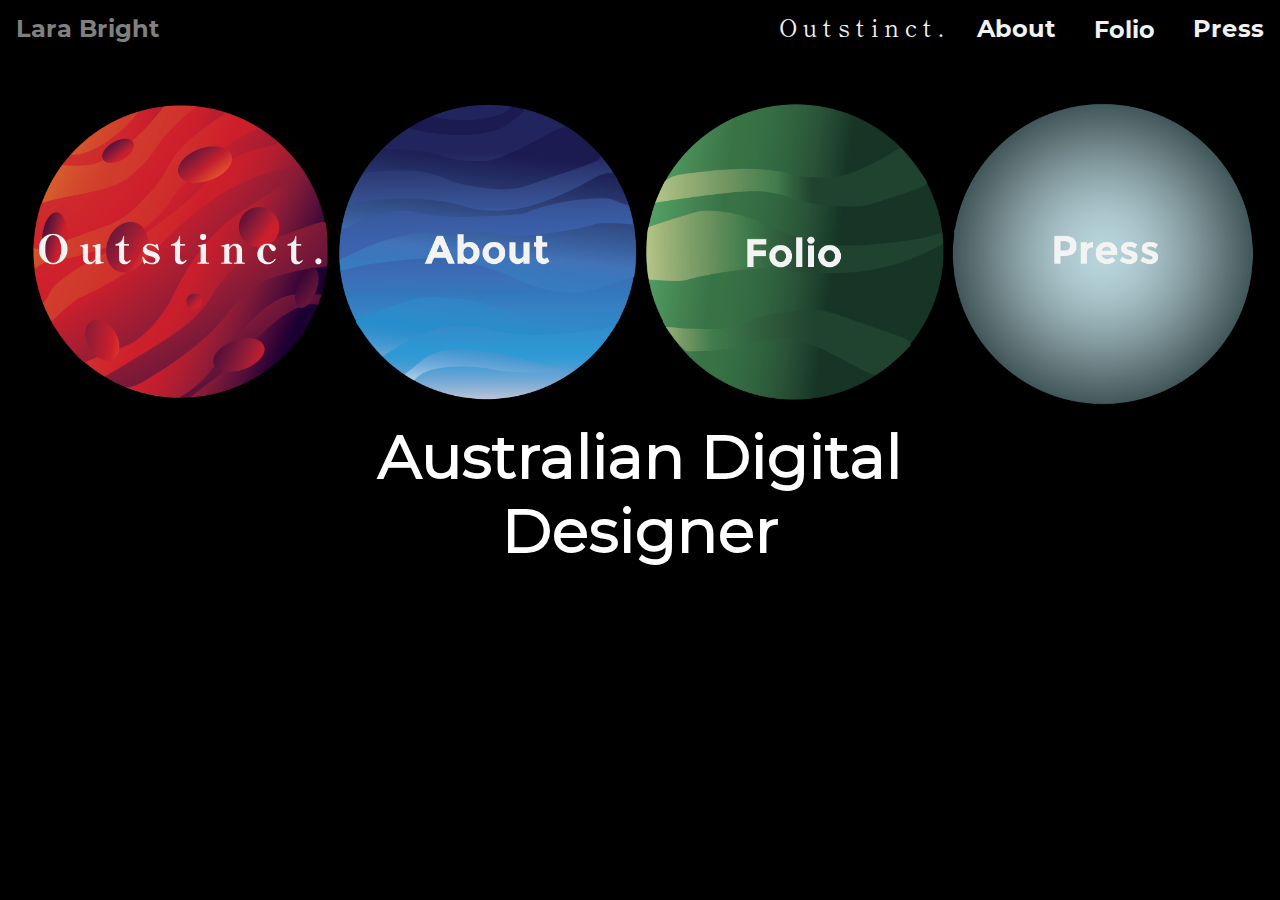
<file: Index.html>
<!DOCTYPE html>
<html lang="en">
<head>
<title>Lara Bright's Website</title>
	<link rel="stylesheet" type="text/css" href="css/styles.css"/>
	<link rel="icon" type="image/png" href="Images/Favicon.ico.png">
	<style>
@import url('https://fonts.googleapis.com/css2?family=Shippori+Mincho:wght@700;800&display=swap');
</style>
</head>

<body>
<div id="BodyIndex">
<div class="header">
  <div class="mainNav">
	  <a href="Press.html">Press</a>
	  	     <div class="dropdown">
    <button class="dropbtn"><a href="Folio.html">Folio</a> 
      <i class="fa fa-caret-down"></i>
    </button>
    <div class="dropdown-content">
      <a href="characterDesign.html">Character Design</a>
	  <a href="environmentDesign.html">Environment Design</a>
      <a href="OutstinctPromo.html">Animation</a>
			 </div> 
	  </div>
	  <a href="About.html">About</a>
	  <a class="OutstinctLink" href="OutstinctPromo.html">O u t s t i n c t .</a>
	  <div class="push"><a href="Index.html">Lara Bright</a></div>
  </div>
</div> 
  
<div class="content">
  <div class="centreDiv">
        <a href="OutstinctPromo.html">
		<img src="Images/OutstinctPlanetTransparentIcon.png" alt="Outstinct." class="center"></a>
	    <a href="About.html">
		<img src="Images/AboutPlanetTransparentIcon.png" alt="About" class="center"></a>
	    <a href="Folio.html">
 	    <img src="Images/FolioPlanetTransparentIcon.png" alt="Folio" class="center"></a>
	    <a href="Press.html">
	    <img src="Images/PressPlanetTransparentIcon.png" alt="Press" class="center"></a>
	  </div>
  </div><br>
	  <div class="contentText">
		  <h1>Australian Digital <br> Designer</h1>
	  </div> 

<div class="footer">	
</div> 
</div>
</body>
</html>
</file>
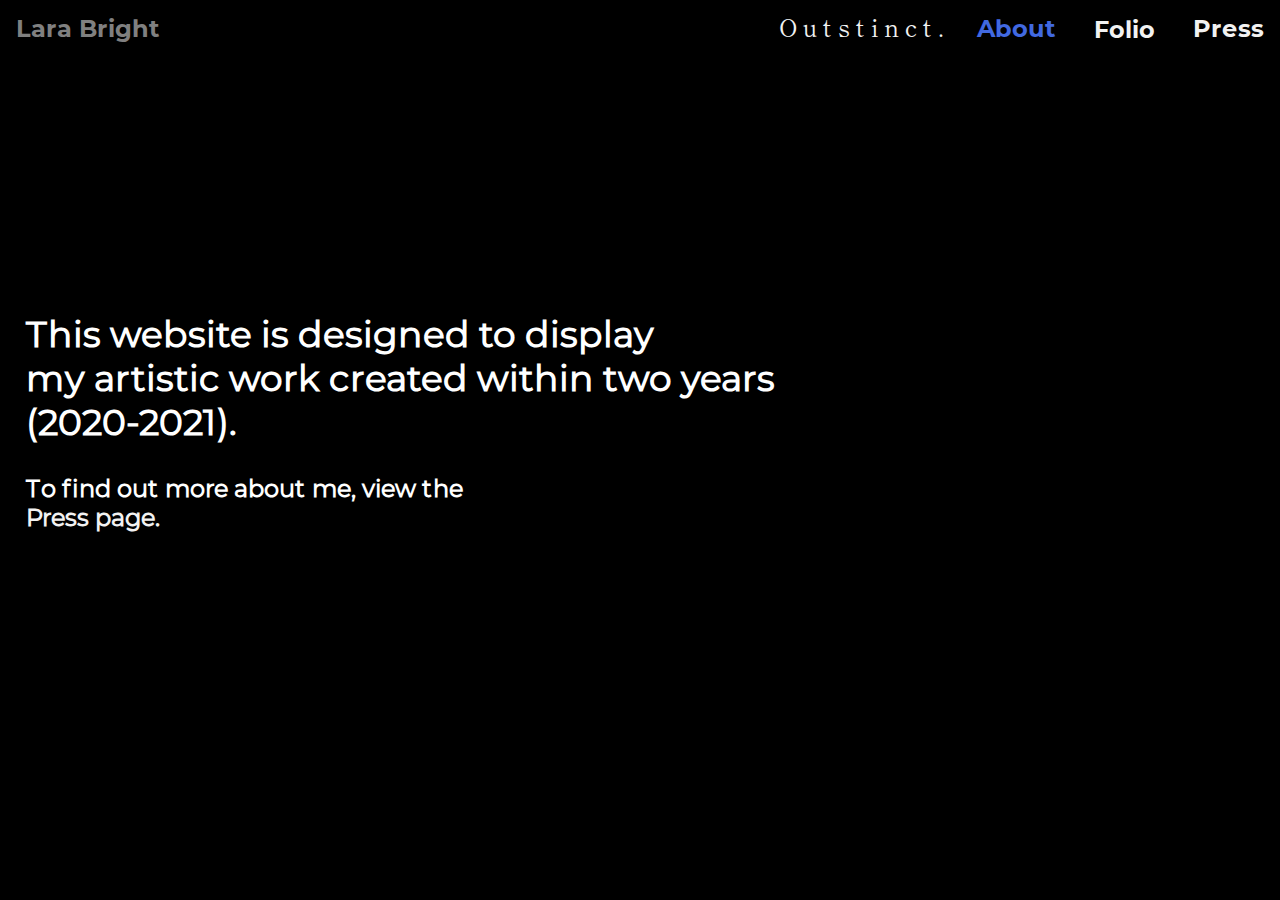
<file: About.html>
<!DOCTYPE html>
<html lang="en">
<head>
<title>Lara Bright's Website</title>
	<link rel="stylesheet" type="text/css" href="css/styles.css"/>
	<link rel="icon" type="image/png" href="Images/Favicon.ico.png">
	<style>
@import url('https://fonts.googleapis.com/css2?family=Shippori+Mincho:wght@700;800&display=swap');
</style>
</head>

<body>
<div class="header">
  <div class="mainNav">
	  <a href="Press.html">Press</a>
	    <div class="dropdown">
    <button class="dropbtn"><a href="Folio.html">Folio</a> 
      <i class="fa fa-caret-down"></i>
    </button>
    <div class="dropdown-content">
      <a href="characterDesign.html">Character Design</a>
	  <a href="environmentDesign.html">Environment Design</a>
      <a href="OutstinctPromo.html">Animation</a>
			 </div> 
	  </div>
	  <a id="AboutLink" href="About.html">About</a>
	  <a class="OutstinctLink" href="OutstinctPromo.html">O u t s t i n c t .</a>
	  <li class="push"><a href="Index.html">Lara Bright</a></li>  
  </div>
</div> 
  
<div class="content">
  <div class="banner">

	  </div>
  </div> 
 <br>
	  <div class="aboutText">
		  <h2>This  website is designed to display <br> my artistic work created within two years <br> (2020-2021).</h2>
			  </div> 
	  <div id="aboutContent">
		  <h2>To find out more about me, view the<a href="Press.html">Press page.</a></h2></div>
	

<div class="footer">	
</div> 

</body>
</html>
</file>
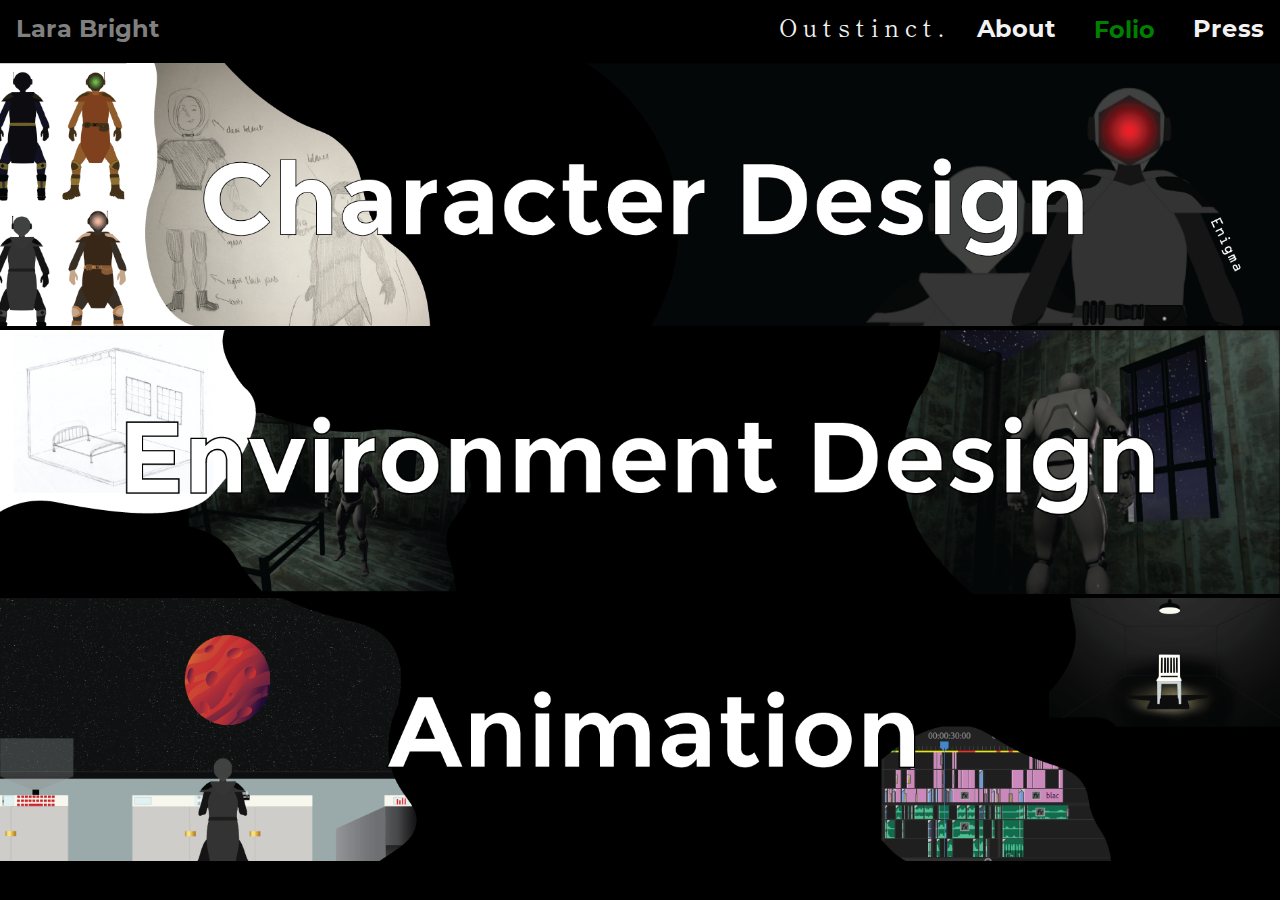
<file: Folio.html>
<!DOCTYPE html>
<html lang="en">
<head>
<title>Lara Bright's Website</title>
	<link rel="stylesheet" type="text/css" href="css/styles.css"/>
	<link rel="icon" type="image/png" href="Images/Favicon.ico.png">
	<style>
@import url('https://fonts.googleapis.com/css2?family=Shippori+Mincho:wght@700;800&display=swap');
</style>
</head>

<body>
<div class="header">
  <div class="mainNav">
	  <a href="Press.html">Press</a>
	     <div class="dropdown">
    <button class="dropbtn"><a id="FolioLink" href="Folio.html">Folio</a> 
      <i class="fa fa-caret-down"></i>
    </button>
    <div class="dropdown-content">
      <a href="characterDesign.html">Character Design</a>
	  <a href="environmentDesign.html">Environment Design</a>
      <a href="OutstinctPromo.html">Animation</a>
			 </div> 
	  </div>
	  <a href="About.html">About</a>
	  <a class="OutstinctLink" href="OutstinctPromo.html">O u t s t i n c t .</a> 
	  <div class="push"><a href="Index.html">Lara Bright</a></div>
  </div>
<a href="characterDesign.html">
	<img src="Images/FolioImages/CharacterDesign.png" alt="Character Design" class="FolioBanner"></a>
<a href="environmentDesign.html">
	<img src="Images/FolioImages/EnvironmentDesign.png" alt="Environment Design" class="FolioBanner"></a>
<a href="OutstinctPromo.html">
	<img src="Images/FolioImages/Animation.png" alt="Animation" class="FolioBanner"></a>
	  </div>
  </div> 
<br>

</body>
</html>
</file>
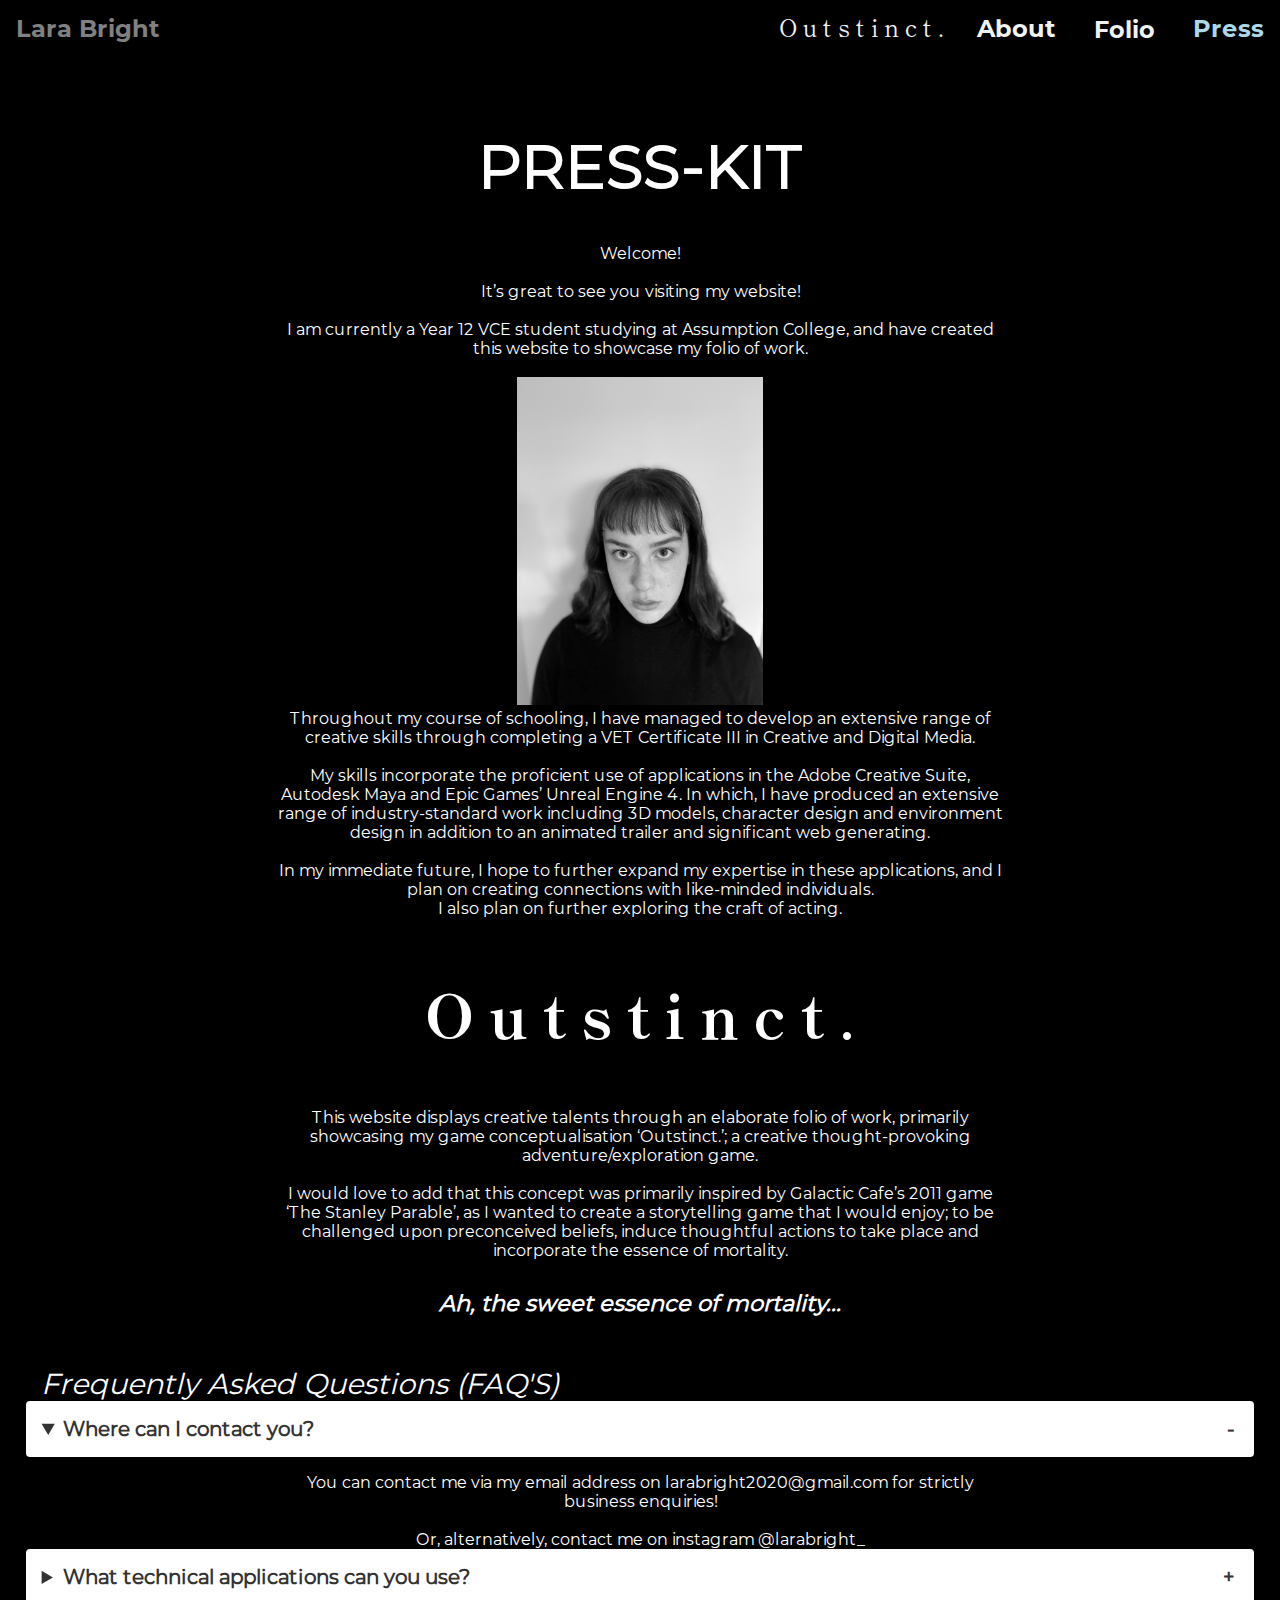
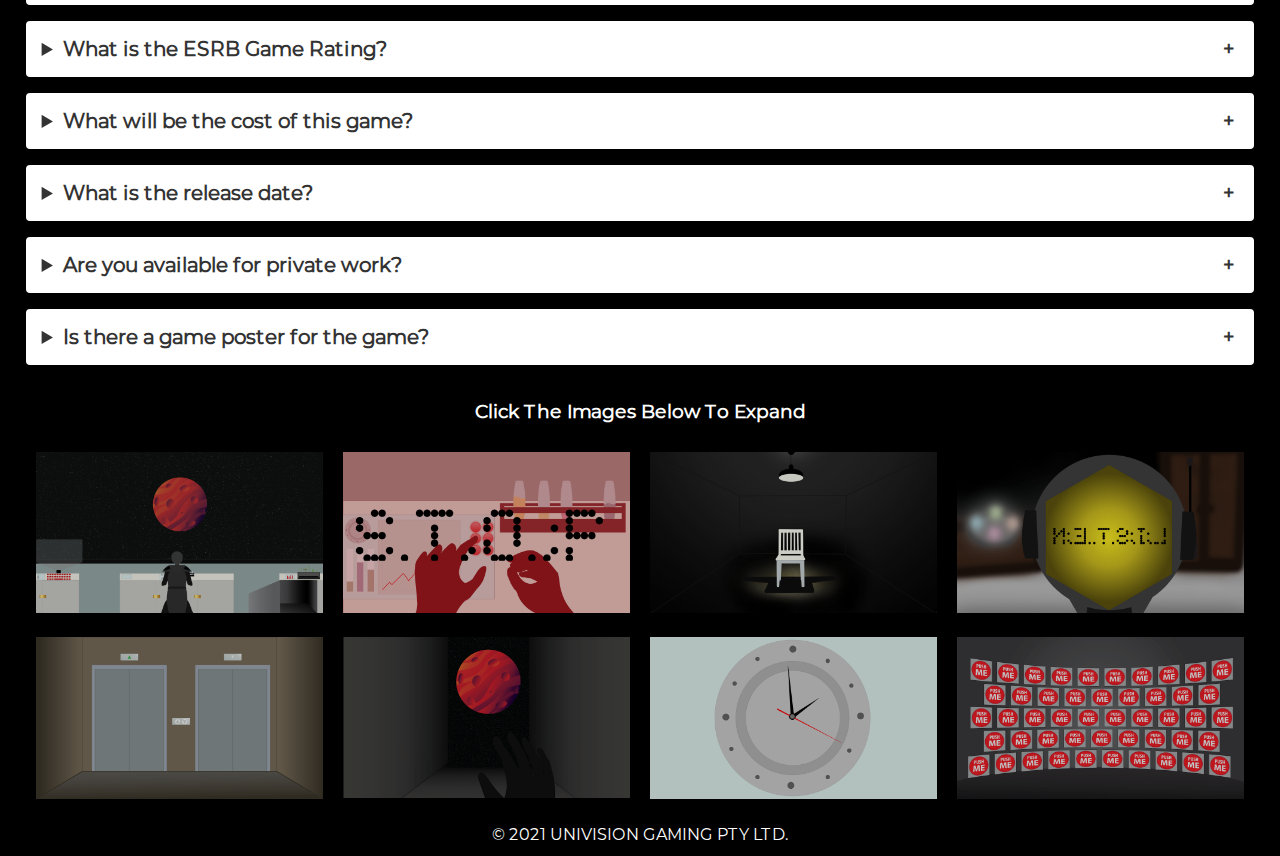
<file: Press.html>
<!DOCTYPE html>
<html lang="en">
<head>
<title>Lara Bright's Website</title>
	<link rel="stylesheet" type="text/css" href="css/styles.css"/>
	<link rel="icon" type="image/png" href="Images/Favicon.ico.png">
	<style>
@import url('https://fonts.googleapis.com/css2?family=Shippori+Mincho:wght@700;800&display=swap');
</style>
</head>

<body> 
<div class="header">
  <div class="mainNav">
	  <a id="PressLink" href="Press.html">Press</a>
	  	   <div class="dropdown">
    <button class="dropbtn"><a href="Folio.html">Folio</a> 
      <i class="fa fa-caret-down"></i>
    </button>
    <div class="dropdown-content">
      <a href="characterDesign.html">Character Design</a>
	  <a href="environmentDesign.html">Environment Design</a>
      <a href="Index.html">Animation</a>
			 </div> 
	  </div>
	  <a href="About.html">About</a>
	  <a class="OutstinctLink" href="OutstinctPromo.html">O u t s t i n c t .</a> 
	  <div class="push"><a href="Index.html">Lara Bright</a></div>
  </div>
</div> 
  
<div class="content">
 <h1>PRESS-KIT</h1>
  <p> Welcome! <br><br> It’s great to see you visiting my website!<br><br> I am currently a Year 12 VCE student studying at Assumption College, and have created this website to showcase my folio of work. </p>
	<br>
	<img id="LaraImage" src="Images/PressKit/LaraBrightImage.jpg" alt="Lara Bright Black And White Photo">
	<p>Throughout my course of schooling, I have managed to develop an extensive range of creative skills through completing a VET Certificate III in Creative and Digital Media.<br><br>My skills incorporate the proficient use of applications in the Adobe Creative Suite, Autodesk Maya and Epic Games’ Unreal Engine 4. In which, I have produced an extensive range of industry-standard work including 3D models, character design and environment design in addition to an animated trailer and significant web generating.<br><br> In my immediate future, I hope to further expand my expertise in these applications, and I plan on creating connections with like-minded individuals.</p>
	<p>I also plan on further exploring the craft of acting.</p> 
	<h2>O u t s t i n c t .</h2>
  <p>This website displays creative talents through an elaborate folio of work, primarily showcasing my game conceptualisation ‘Outstinct.’; a creative thought-provoking adventure/exploration game. <br><br>I would love to add that this concept was primarily inspired by Galactic Cafe’s 2011 game ‘The Stanley Parable’, as I wanted to create a storytelling game that I would enjoy; to be challenged upon preconceived beliefs, induce thoughtful actions to take place and incorporate the essence of mortality.</p><h4> Ah, the sweet essence of mortality...</h4><br>
<div id="FAQ">Frequently Asked Questions (FAQ'S)</div>	
<details open>
  <summary>Where can I contact you?</summary>
  <div class="faq__content">
    <p>You can contact me via my email address on larabright2020@gmail.com for strictly business enquiries!<br><br> Or, alternatively, contact me on instagram @larabright_</p>
  </div>
</details>
<details>
  <summary>What technical applications can you use?</summary>
  <div class="faq__content">
  <p>I have a wide range of practical skills to create 3D models, apply design elements and principals to create characters and environments, design and create websites with html, produce animations in addition to editing and producing videos with a wide range of high-quality effects.</p>
  <br>
  <p>My expertise is specifically in these applications, but are not limited to:</p>
  <ul>
  <li>Adobe Photoshop</li>
  <li>Adobe Illustrator</li>
  <li>Adobe Animate</li>
  <li>Adobe Dreamweaver</li>
  <li>Adobe Premiere Pro</li>
  <li>Autodesk Maya</li>
  <li>Epic Games' Unreal Engine 4</li>
  </ul>
  </div>
</details>	

<details>
  <summary>What is the ESRB Game Rating?</summary>
  <div class="faq__content">
    <p>Outstinct. is still under evaluation to be granted an ESRB Game Rating. <br><br> We believe that it would be classified as EVERYONE 10+ due to the content containing more cartoon, fantasy or mild violence, mild language and/or minimal suggestive themes. <br><br> However, our main vision here at Univision is to make games assessible to all!</p>
  </div>
</details>	
<details>
  <summary>What will be the cost of this game?</summary>
  <div class="faq__content">
    <p>$19.99 but is liable to change at any given moment. <br>We will update this website if it does.<br><br>Our main vision here at Univision is to make games assessible to all. </p>
  </div>
</details>
<details>
  <summary>What is the release date?</summary>
  <div class="faq__content">
    <p>The game is set to be launched on June 22, 2022. <br> We will update if this changes.</p>
  </div>
</details>
<details>
  <summary>Are you available for private work?</summary>
  <div class="faq__content">
    <p>Enquire to my email at larabright2020@gmail.com and I will be in contact!</p>
  </div>
</details>
<details>
  <summary>Is there a game poster for the game?</summary>
  <div class="faq__content">
    <p>Of course. Here it is below.</p><img src="Images/final-poster-with-logo.png" alt="Outstinct Poster">
  </div>
	</details>
<h3>Click The Images Below To Expand</h3>
	<div class="row">
  <div class="column">
    <img src="Images/PressKit/Laboratory.png" alt="Enigma's Laboratory" style="width:100%" onclick="myFunction(this);">
  </div>
  <div class="column">
    <img src="Images/PressKit/Animation.00_00_24_14.Still019.jpg" alt="Stop Function First Person Screenshot 1" style="width:100%" onclick="myFunction(this);">
  </div>
  <div class="column">
    <img src="Images/PressKit/CHAIR SCENE 1.png" alt="Single Chair In Dark Room First Person Screenshot 2" style="width:100%" onclick="myFunction(this);">
  </div>
  <div class="column">
    <img src="Images/PressKit/YELLOW-HEAD-SCENE.png" alt="Listen Function" style="width:100%" onclick="myFunction(this);">
  </div>
    <div class="column">
    <img src="Images/PressKit/elevator.png" alt="Your First Decision: What Elevator?" style="width:100%" onclick="myFunction(this);">
  </div>
	<div class="column">
    <img src="Images/PressKit/HandReaching.png" alt="Will You Reach Mars?" style="width:100%" onclick="myFunction(this);">
  </div>
	<div class="column">
    <img src="Images/PressKit/Clock.png" alt="The Time Is Ticking" style="width:100%" onclick="myFunction(this);">
  </div>
	<div class="column">
    <img src="Images/PressKit/BUTTONS-2.png" alt="What Button Would You Press?" style="width:100%" onclick="myFunction(this);">
  </div>
</div>

<div class="container">
  <span onclick="this.parentElement.style.display='none'" class="closebtn">&times;</span>
  <img id="expandedImg" style="width:100%">
  <div id="imgtext"></div>
</div>

<script>
function myFunction(imgs) {
  var expandImg = document.getElementById("expandedImg");
  var imgText = document.getElementById("imgtext");
  expandImg.src = imgs.src;
  imgText.innerHTML = imgs.alt;
  expandImg.parentElement.style.display = "block";
}
</script>


<div class="footer">
	<p>&copy; 2021 UNIVISION GAMING PTY LTD.</p>
</div> 

</body>
</html>
</file>
<file: css/styles.css>
@charset "utf-8";
/* CSS Document */

body {
  margin: 0;
  background-color: #000000;
  font-family: 'Montserrat'; 
}

.mainNav {
  overflow: hidden;
  background-color: #000000;
  font-family: 'Montserrat Bold'
}

.push {
    float: left;
}

.OutstinctLink{
	font-family: 'Shippori Mincho', serif;
	position: relative;
    top: -5px;
}

#LaraImage{
	width: 20%;
	height: auto;
    animation: fadeIn ease 10s;
   -webkit-animation: fadeIn ease 10s;
   -moz-animation: fadeIn ease 10s;
   -o-animation: fadeIn ease 10s;
   -ms-animation: fadeIn ease 10s;
}

.CharacterImg{
	width: 30%;
	height: auto;
	padding: 1%;
	    animation: fadeIn ease 10s;
   -webkit-animation: fadeIn ease 10s;
   -moz-animation: fadeIn ease 10s;
   -o-animation: fadeIn ease 10s;
   -ms-animation: fadeIn ease 10s;
}

.CharacterImgRight{
	width: 30%;
	height: auto;
	    animation: fadeIn ease 10s;
   -webkit-animation: fadeIn ease 10s;
   -moz-animation: fadeIn ease 10s;
   -o-animation: fadeIn ease 10s;
   -ms-animation: fadeIn ease 10s;
}

.CharacterImgRotate{
	width: 30%;
	height: auto;
	transform: rotate(90deg);
    animation: fadeIn ease 10s;
   -webkit-animation: fadeIn ease 10s;
   -moz-animation: fadeIn ease 10s;
   -o-animation: fadeIn ease 10s;
   -ms-animation: fadeIn ease 10s;
}


#CharacterImgBackwardsRotate{
	width: 30%;
	height: auto;
	transform: rotate(270deg);
    animation: fadeIn ease 10s;
   -webkit-animation: fadeIn ease 10s;
   -moz-animation: fadeIn ease 10s;
   -o-animation: fadeIn ease 10s;
   -ms-animation: fadeIn ease 10s;
}

.EnvironmentImg{
	width: 50%;
	height: auto;
	padding: 2%;
	
	animation: fadeIn ease 10s;
   -webkit-animation: fadeIn ease 10s;
   -moz-animation: fadeIn ease 10s;
   -o-animation: fadeIn ease 10s;
   -ms-animation: fadeIn ease 10s;
}

#EnvironmentImgRotate{
	width: 30%;
	height: auto;
	padding: 0.5%;
	margin: 0 auto;
	transform: rotate(90deg);
	animation: fadeIn ease 10s;
   -webkit-animation: fadeIn ease 10s;
   -moz-animation: fadeIn ease 10s;
   -o-animation: fadeIn ease 10s;
   -ms-animation: fadeIn ease 10s;
}

.aboutText h2{
	color: white;
	font-size: 150%;
	margin-left: 2%;
	font-family: 'Montserrat';
    animation: fadeIn ease 10s;
  -webkit-animation: fadeIn ease 10s;
  -moz-animation: fadeIn ease 10s;
  -o-animation: fadeIn ease 10s;
  -ms-animation: fadeIn ease 10s;
}

#OutstinctLink{
	font-family: 'Shippori Mincho', serif;
	color: orangered;
	position: relative;
    top: -5px;
}

#AboutLink{
  overflow: hidden;
  color: royalblue;
  font-family: 'Montserrat Bold'
}

#FolioLink{
  overflow: hidden;
  color: green;
  font-family: 'Montserrat Bold'
}

#PressLink{
  overflow: hidden;
  color: lightblue;
  font-family: 'Montserrat Bold'
}

.mainNav a {
  float: right;
  display: block;
  color: #f2f2f2;
  padding: 14px 16px;
  text-decoration: none;
  font-size: 150%;
}

.mainNav a:hover {
  color: gray;
}

.topnav .icon {
  display: none;
}

.dropdown {
  float: right;
  overflow: hidden;
}

.dropdown .dropbtn {
  font-size: 99%;    
  border: none;
  outline: none;
  color: white;
  background-color: inherit;
  font-family: inherit;
  margin: 0;
}

.dropdown-content {
  display: none;
  position: absolute;
  background-color: #f9f9f9;
  min-width: 160px;
  z-index: 1;
}

.dropdown-content a {
  float: none;
  color: black;
  text-decoration: none;
  display: block;
  text-align: left;
}

.topnav a:hover, .dropdown:hover .dropbtn {
  color: white;
}

.dropdown-content a:hover {
  background-color: #ddd;
  color: black;
}

.dropdown:hover .dropdown-content {
  display: block;
}

@media screen and (max-width : 900px ){
  .topnav a:not(:first-child), .dropdown .dropbtn {
    display: none;
  }
  .topnav a.icon {
    float: right;
    display: block;
  }
}

@media screen and (max-width : 900px ){
  .topnav.responsive {position: relative;}
  .topnav.responsive .icon {
    position: absolute;
    right: 0;
    top: 0;
  }
  .topnav.responsive a {
    float: none;
    display: block;
    text-align: left;
  }
  .topnav.responsive .dropdown {float: none;}
  .topnav.responsive .dropdown-content {position: relative;}
  .topnav.responsive .dropdown .dropbtn {
    display: block;
    width: 100%;
    text-align: left;
  }
}

.banner{
	color: white;
	text-align: center;
	font-size: 80%;
	margin: 0 10% 0 10%;
	padding: 1%;
}


.content {
  background-color: #000000;
  color: white;
  padding: 2%;
  margin: 0 auto;
  height: 200px;
  text-align: center;
}

h1{
	font-size: 380%;
}

h2{
	font-family: "Shippori Mincho";
	font-size: 380%;
	color: white;
}

h4{
	font-size: 140%;
	font-style: oblique;	
}

div p{
  padding-left:20%;
  padding-right:20%;
  margin: 0 auto;
}

.centerDiv {
    display: block;
    margin-left: 25%;
    margin-right: 25%;
    width: 50%;
    float: left;
    text-align: center;
}

.center{
  width: 25%;
  display:inline-block;
  float:left;
  height: auto;
  opacity: 1;
  filter: alpha(opacity=100);
}

.center:hover
    {
      opacity: 0.6;
      filter: alpha(opacity=60);
 }

.FolioBanner{
    width: 100%;
	height: auto;
}

.contentText {
	color: white;
	margin: 0 auto;
	text-align: center;
	font-size: 100%;
	padding-left:5%;
    padding-right:5%;
}

.aboutText{
	color: white;
	margin: 0 auto;
	text-align: left;
	font-size: 150%;
}

.aboutText h2{
	color: white;
	font-size: 150%;
	margin-left: 2%;
	font-family: 'Montserrat';
    animation: fadeIn ease 10s;
  -webkit-animation: fadeIn ease 10s;
  -moz-animation: fadeIn ease 10s;
  -o-animation: fadeIn ease 10s;
  -ms-animation: fadeIn ease 10s;
}

#aboutContent h2{
	color: white;
	font-size: 150%;
	margin-left: 2%;
	font-family: 'Montserrat';
    animation: fadeIn ease 20s;
  -webkit-animation: fadeIn ease 20s;
  -moz-animation: fadeIn ease 20s;
  -o-animation: fadeIn ease 20s;
  -ms-animation: fadeIn ease 20s;
}

#aboutContent a{
  display: block;
  color: #f2f2f2;
  text-decoration: none;
}

#aboutContent a:hover {
  color: gray;
}

@keyframes fadeIn {
  0% {
    opacity:0;
  }
  100% {
    opacity:1;
  }
}

@-moz-keyframes fadeIn {
  0% {
    opacity:0;
  }
  100% {
    opacity:1;
  }
}

@-webkit-keyframes fadeIn {
  0% {
    opacity:0;
  }
  100% {
    opacity:1;
  }
}

@-o-keyframes fadeIn {
  0% {
    opacity:0;
  }
  100% {
    opacity:1;
  }
}

#Outstinctcontent{
    height:auto;
    width: 100%; 
    background-image:url("../Images/PressKit/HANDREACHINGOUT.png");
    background-repeat:no-repeat;
    -webkit-background-size:cover;
    -moz-background-size:cover;
    -o-background-size:cover;
    background-size:cover;
    background-position: center;
    background-attachment: fixed;
  }

#CharacterDesignContent{
    height:auto;
    width: 100%; 
    background-image:url("../Images/FolioImages/OrthographicFinal.png");
    background-repeat:no-repeat;
    -webkit-background-size:cover;
    -moz-background-size:cover;
    -o-background-size:cover;
    background-size:cover;
    background-position: center;
    background-attachment: fixed;
  }

#EnvironmentDesignContent{
    height: auto;
    width: 100%; 
    background-image:url("../Images/FolioImages/Environment design.png");
    background-repeat:no-repeat;
    -webkit-background-size:cover;
    -moz-background-size:cover;
    -o-background-size:cover;
    background-size:cover;
    background-position: center;
    background-attachment: fixed;
  }

.column {
  float: left;
  width: 25%;
  padding: 10px;
}


.column img {
  opacity: 0.8; 
  cursor: pointer; 
}

.column img:hover {
  opacity: 1;
}

.row:after {
  content: "";
  display: table;
  clear: both;
}

.container {
  position: relative;
  display: none;
}

#imgtext {
  position: absolute;
  bottom: 15px;
  left: 15px;
  color: white;
  font-size: 20px;
}

.closebtn {
  position: absolute;
  top: 10px;
  right: 15px;
  color: white;
  font-size: 35px;
  cursor: pointer;
}

.footer {
  background-color: #000000;
  padding: 1%;
  text-align: center;
  color: white;
  font-family: "Montserrat";
}

@font-face {
    font-family: 'Montserrat';
    src: url('../Fonts/Montserrat-Regular.woff2') format('woff2'),
        url('../fonts/Montserrat-Regular.woff') format('woff');
    font-weight: normal;
    font-style: normal;
    font-display: swap;
}

@font-face {
    font-family: 'Exan';
    src: url('../Fonts/Exan-Regular.woff2') format('woff2'),
        url('../Fonts/Exan-Regular.woff') format('woff');
    font-weight: normal;
    font-style: normal;
    font-display: swap;
}

@font-face {
    font-family: 'Montserrat Bold';
    src: url('../Fonts/Montserrat-Bold.woff2') format('woff2'),
        url('../Fonts/Montserrat-Bold.woff') format('woff');
    font-weight: bold;
    font-style: normal;
    font-display: swap;
}

.item-1, 
.item-2, 
.item-3 {
  font-size: 140%;
  animation-duration: 15s;
  animation-timing-function: ease-in-out;
  animation-iteration-count: infinite;
}

.item-1{
	animation-name: anim-1;
}

.item-2{
	animation-name: anim-2;
}

.item-3{
	animation-name: anim-3;
}

@keyframes anim-1 {
	0%, 8.3% { left: -100%; opacity: 0; }
  8.3%,25% { left: 25%; opacity: 1; }
  33.33%, 100% { left: 110%; opacity: 0; }
}

@keyframes anim-2 {
	0%, 33.33% { left: -100%; opacity: 0; }
  41.63%, 58.29% { left: 25%; opacity: 1; }
  66.66%, 100% { left: 110%; opacity: 0; }
}

@keyframes anim-3 {
	0%, 66.66% { left: -100%; opacity: 0; }
  74.96%, 91.62% { left: 25%; opacity: 1; }
  100% { left: 110%; opacity: 0; }
}

* {box-sizing:border-box}


@-webkit-keyframes fade {
  from {opacity: .4}
  to {opacity: 1}
}

@keyframes fade {
  from {opacity: .4}
  to {opacity: 1}
}

summary {
  font-size: 1.25rem;
  font-weight: 600;
  background-color: #fff;
  color: #333;
  padding: 1rem;
  margin-bottom: 1rem;
  outline: none;
  border-radius: 0.25rem;
  text-align: left;
  cursor: pointer;
  position: relative;
}
details > summary::after {
  position: absolute;
  content: "+";
  right: 20px;
}
details[open] > summary::after {
  position: absolute;
  content: "-";
  right: 20px;
}
details > summary::-webkit-details-marker {
  display: none;
}

details[open] summary ~ * {
  animation: sweep .5s ease-in-out;
}
@keyframes sweep {
  0%    {opacity: 0; margin-top: -10px}
  100%  {opacity: 1; margin-top: 0px}
}

#FAQ{
	font-size: 180%;
	font-style: oblique;
	text-align: left;
	padding: 0 15px;
}
</file>
